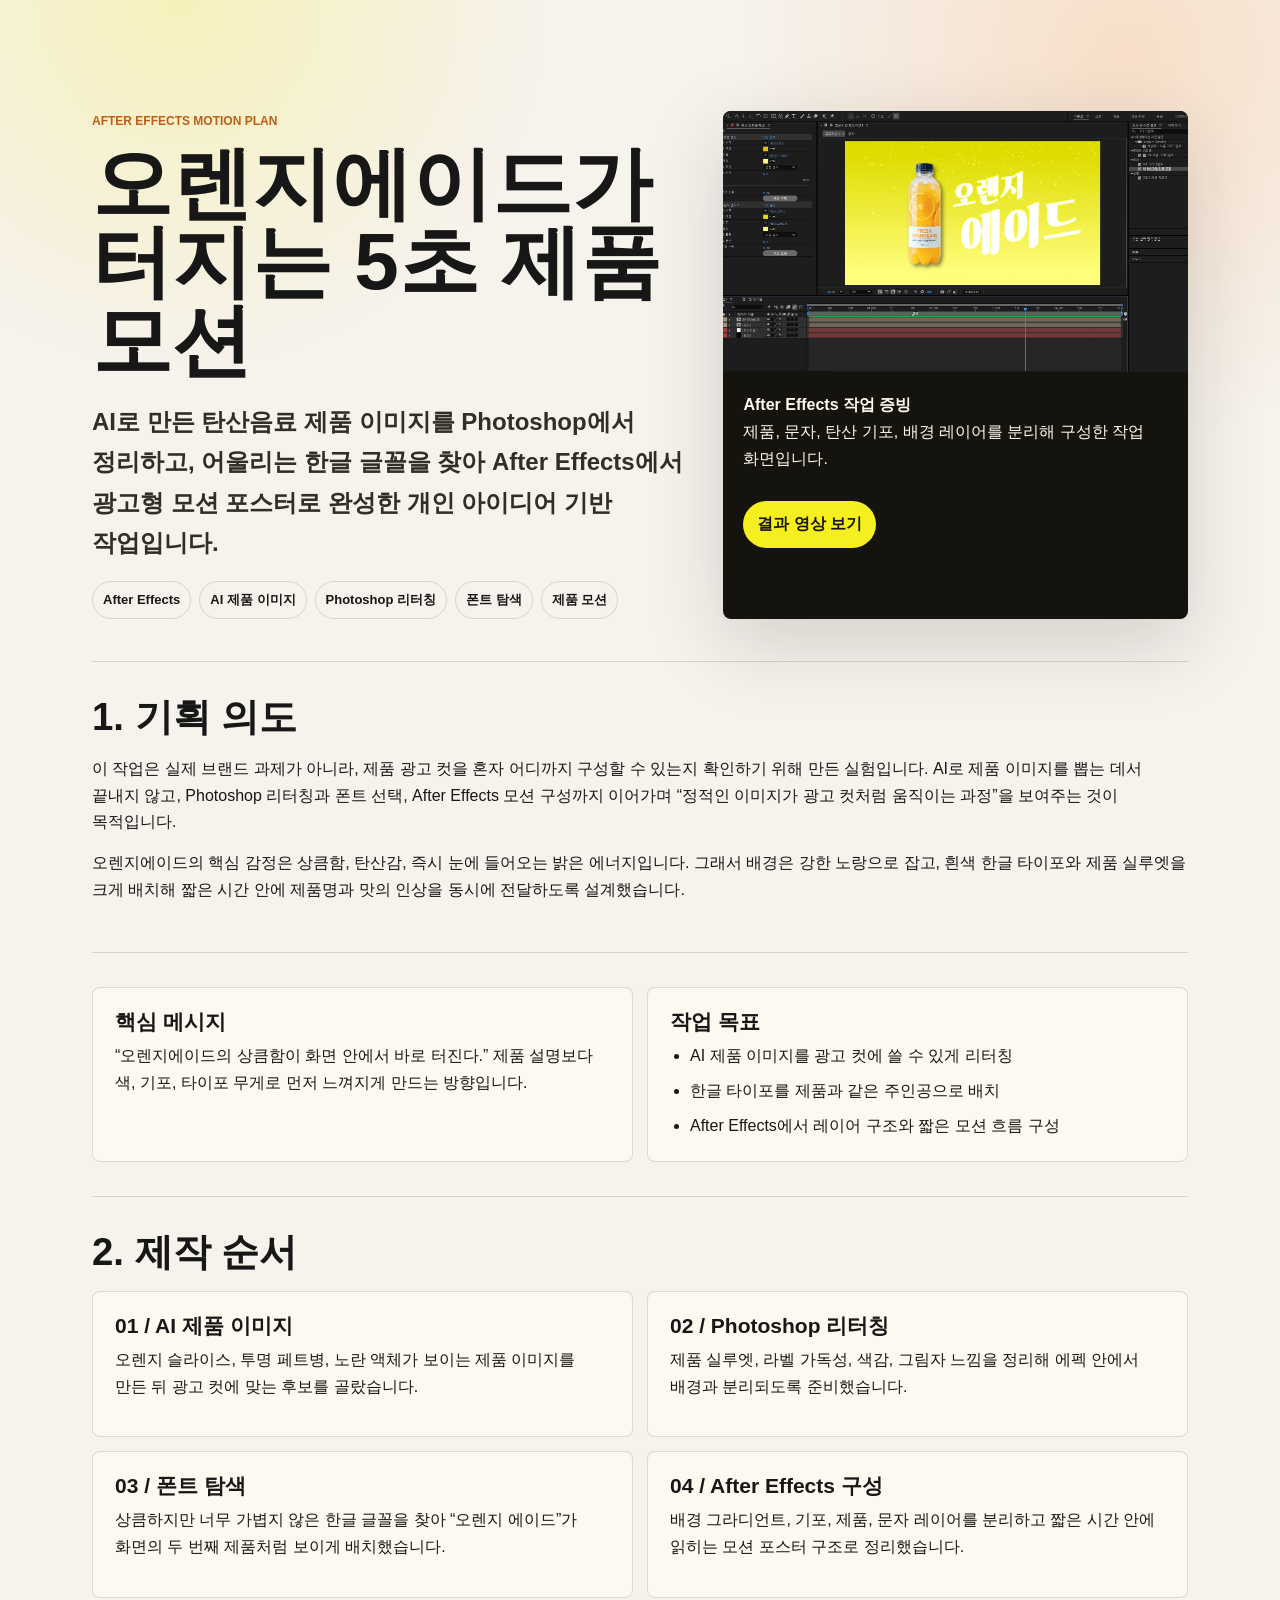
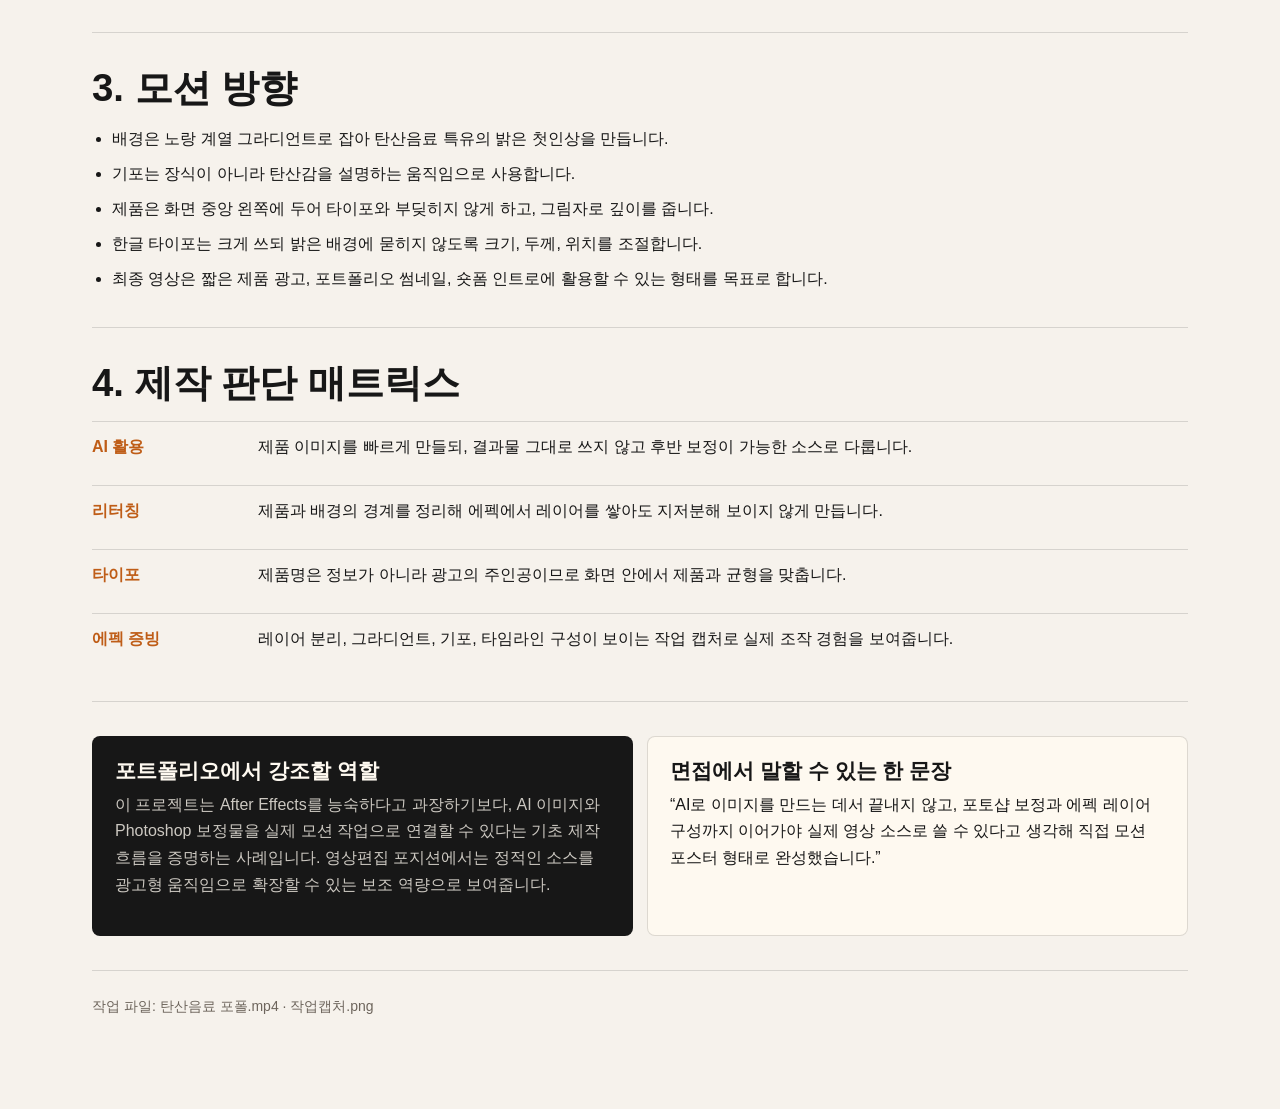
<file: planning-carbonated-drink-ae.html>
<!doctype html>
<html lang="ko">
  <head>
    <meta charset="utf-8" />
    <meta name="viewport" content="width=device-width, initial-scale=1" />
    <title>탄산음료 오렌지에이드 AE 모션 포스터 | 기획안</title>
    <style>
      :root {
        --paper: #f6f2ec;
        --paper-2: #fffaf1;
        --ink: #171717;
        --muted: #6d655c;
        --line: rgba(23, 23, 23, 0.14);
        --orange: #ff8a2a;
        --yellow: #f6ef20;
        --lime: #c8f45d;
        --blue: #2457ff;
      }
      * { box-sizing: border-box; }
      body {
        margin: 0;
        background:
          radial-gradient(circle at 14% 0%, rgba(246, 239, 32, 0.24), transparent 23rem),
          radial-gradient(circle at 88% 2%, rgba(255, 138, 42, 0.18), transparent 24rem),
          var(--paper);
        color: var(--ink);
        font-family: "Pretendard", "Apple SD Gothic Neo", "Segoe UI", sans-serif;
        line-height: 1.68;
        word-break: keep-all;
      }
      main { max-width: 1180px; margin: 0 auto; padding: clamp(34px, 6vw, 82px) clamp(18px, 4vw, 42px); }
      a { color: inherit; }
      .hero {
        align-items: stretch;
        border-bottom: 1px solid var(--line);
        display: grid;
        gap: 24px;
        grid-template-columns: minmax(0, 1.02fr) minmax(300px, 0.78fr);
        padding-bottom: 42px;
      }
      .eyebrow { color: #bf5d17; font-size: 12px; font-weight: 900; letter-spacing: 0; margin: 0 0 14px; }
      h1 { font-size: clamp(40px, 6.4vw, 80px); line-height: 0.98; letter-spacing: 0; margin: 0 0 22px; }
      h2 { font-size: clamp(26px, 3vw, 42px); line-height: 1.08; letter-spacing: 0; margin: 0 0 18px; }
      h3 { font-size: 21px; line-height: 1.18; letter-spacing: 0; margin: 0 0 8px; }
      p { margin: 0 0 14px; }
      .lead { color: #332d27; font-size: clamp(18px, 2vw, 24px); font-weight: 750; margin: 0; }
      .tag-row { display: flex; flex-wrap: wrap; gap: 8px; margin-top: 18px; }
      .tag-row span { border: 1px solid var(--line); border-radius: 999px; font-size: 13px; font-weight: 850; padding: 7px 10px; }
      .proof-card { background: #15130d; border-radius: 8px; color: #fffaf1; overflow: hidden; box-shadow: 0 24px 80px rgba(23, 23, 23, 0.16); }
      .proof-card img { display: block; width: 100%; aspect-ratio: 16 / 9; object-fit: cover; object-position: center; }
      .proof-card div { padding: 20px; }
      .proof-card a { align-items: center; background: var(--yellow); border-radius: 999px; color: var(--ink); display: inline-flex; font-weight: 900; margin-top: 14px; padding: 10px 14px; text-decoration: none; }
      section { border-bottom: 1px solid var(--line); padding: 34px 0; }
      .grid { display: grid; grid-template-columns: repeat(2, minmax(0, 1fr)); gap: 14px; }
      article, .note { background: rgba(255, 250, 241, 0.82); border: 1px solid var(--line); border-radius: 8px; padding: 22px; }
      .feature-note { background: var(--ink); color: var(--paper-2); }
      .feature-note p { color: rgba(255, 250, 241, 0.78); }
      ul, ol { margin: 0; padding-left: 20px; }
      li + li { margin-top: 8px; }
      .matrix { display: grid; gap: 10px; }
      .matrix div { border-top: 1px solid var(--line); display: grid; grid-template-columns: 150px minmax(0, 1fr); gap: 16px; padding-top: 12px; }
      .matrix span { color: #bf5d17; font-weight: 900; }
      .footer-note { color: var(--muted); font-size: 14px; padding-top: 24px; }
      @media (max-width: 820px) { .hero, .grid, .matrix div { grid-template-columns: 1fr; } }
    </style>
  </head>
  <body>
    <main>
      <section class="hero">
        <div>
          <p class="eyebrow">AFTER EFFECTS MOTION PLAN</p>
          <h1>오렌지에이드가 터지는 5초 제품 모션</h1>
          <p class="lead">
            AI로 만든 탄산음료 제품 이미지를 Photoshop에서 정리하고, 어울리는 한글 글꼴을 찾아 After Effects에서 광고형 모션 포스터로 완성한 개인 아이디어 기반 작업입니다.
          </p>
          <div class="tag-row" aria-label="핵심 키워드">
            <span>After Effects</span>
            <span>AI 제품 이미지</span>
            <span>Photoshop 리터칭</span>
            <span>폰트 탐색</span>
            <span>제품 모션</span>
          </div>
        </div>
        <aside class="proof-card">
          <img src="./assets/carbonated-drink-ae-proof.webp" alt="After Effects 탄산음료 오렌지에이드 작업 화면" />
          <div>
            <strong>After Effects 작업 증빙</strong>
            <p>제품, 문자, 탄산 기포, 배경 레이어를 분리해 구성한 작업 화면입니다.</p>
            <a href="./assets/carbonated-drink-ae-portfolio.mp4" target="_blank" rel="noreferrer">결과 영상 보기</a>
          </div>
        </aside>
      </section>

      <section>
        <h2>1. 기획 의도</h2>
        <p>
          이 작업은 실제 브랜드 과제가 아니라, 제품 광고 컷을 혼자 어디까지 구성할 수 있는지 확인하기 위해 만든 실험입니다.
          AI로 제품 이미지를 뽑는 데서 끝내지 않고, Photoshop 리터칭과 폰트 선택, After Effects 모션 구성까지 이어가며 “정적인 이미지가 광고 컷처럼 움직이는 과정”을 보여주는 것이 목적입니다.
        </p>
        <p>
          오렌지에이드의 핵심 감정은 상큼함, 탄산감, 즉시 눈에 들어오는 밝은 에너지입니다.
          그래서 배경은 강한 노랑으로 잡고, 흰색 한글 타이포와 제품 실루엣을 크게 배치해 짧은 시간 안에 제품명과 맛의 인상을 동시에 전달하도록 설계했습니다.
        </p>
      </section>

      <section class="grid">
        <article>
          <h3>핵심 메시지</h3>
          <p>“오렌지에이드의 상큼함이 화면 안에서 바로 터진다.” 제품 설명보다 색, 기포, 타이포 무게로 먼저 느껴지게 만드는 방향입니다.</p>
        </article>
        <article>
          <h3>작업 목표</h3>
          <ul>
            <li>AI 제품 이미지를 광고 컷에 쓸 수 있게 리터칭</li>
            <li>한글 타이포를 제품과 같은 주인공으로 배치</li>
            <li>After Effects에서 레이어 구조와 짧은 모션 흐름 구성</li>
          </ul>
        </article>
      </section>

      <section>
        <h2>2. 제작 순서</h2>
        <div class="grid">
          <article><h3>01 / AI 제품 이미지</h3><p>오렌지 슬라이스, 투명 페트병, 노란 액체가 보이는 제품 이미지를 만든 뒤 광고 컷에 맞는 후보를 골랐습니다.</p></article>
          <article><h3>02 / Photoshop 리터칭</h3><p>제품 실루엣, 라벨 가독성, 색감, 그림자 느낌을 정리해 에펙 안에서 배경과 분리되도록 준비했습니다.</p></article>
          <article><h3>03 / 폰트 탐색</h3><p>상큼하지만 너무 가볍지 않은 한글 글꼴을 찾아 “오렌지 에이드”가 화면의 두 번째 제품처럼 보이게 배치했습니다.</p></article>
          <article><h3>04 / After Effects 구성</h3><p>배경 그라디언트, 기포, 제품, 문자 레이어를 분리하고 짧은 시간 안에 읽히는 모션 포스터 구조로 정리했습니다.</p></article>
        </div>
      </section>

      <section>
        <h2>3. 모션 방향</h2>
        <ul>
          <li>배경은 노랑 계열 그라디언트로 잡아 탄산음료 특유의 밝은 첫인상을 만듭니다.</li>
          <li>기포는 장식이 아니라 탄산감을 설명하는 움직임으로 사용합니다.</li>
          <li>제품은 화면 중앙 왼쪽에 두어 타이포와 부딪히지 않게 하고, 그림자로 깊이를 줍니다.</li>
          <li>한글 타이포는 크게 쓰되 밝은 배경에 묻히지 않도록 크기, 두께, 위치를 조절합니다.</li>
          <li>최종 영상은 짧은 제품 광고, 포트폴리오 썸네일, 숏폼 인트로에 활용할 수 있는 형태를 목표로 합니다.</li>
        </ul>
      </section>

      <section>
        <h2>4. 제작 판단 매트릭스</h2>
        <div class="matrix">
          <div><span>AI 활용</span><p>제품 이미지를 빠르게 만들되, 결과물 그대로 쓰지 않고 후반 보정이 가능한 소스로 다룹니다.</p></div>
          <div><span>리터칭</span><p>제품과 배경의 경계를 정리해 에펙에서 레이어를 쌓아도 지저분해 보이지 않게 만듭니다.</p></div>
          <div><span>타이포</span><p>제품명은 정보가 아니라 광고의 주인공이므로 화면 안에서 제품과 균형을 맞춥니다.</p></div>
          <div><span>에펙 증빙</span><p>레이어 분리, 그라디언트, 기포, 타임라인 구성이 보이는 작업 캡처로 실제 조작 경험을 보여줍니다.</p></div>
        </div>
      </section>

      <section class="grid">
        <article class="feature-note">
          <h3>포트폴리오에서 강조할 역할</h3>
          <p>
            이 프로젝트는 After Effects를 능숙하다고 과장하기보다, AI 이미지와 Photoshop 보정물을 실제 모션 작업으로 연결할 수 있다는 기초 제작 흐름을 증명하는 사례입니다.
            영상편집 포지션에서는 정적인 소스를 광고형 움직임으로 확장할 수 있는 보조 역량으로 보여줍니다.
          </p>
        </article>
        <article>
          <h3>면접에서 말할 수 있는 한 문장</h3>
          <p>
            “AI로 이미지를 만드는 데서 끝내지 않고, 포토샵 보정과 에펙 레이어 구성까지 이어가야 실제 영상 소스로 쓸 수 있다고 생각해 직접 모션 포스터 형태로 완성했습니다.”
          </p>
        </article>
      </section>

      <p class="footer-note">작업 파일: 탄산음료 포폴.mp4 · 작업캡처.png</p>
    </main>
  </body>
</html>
</file>
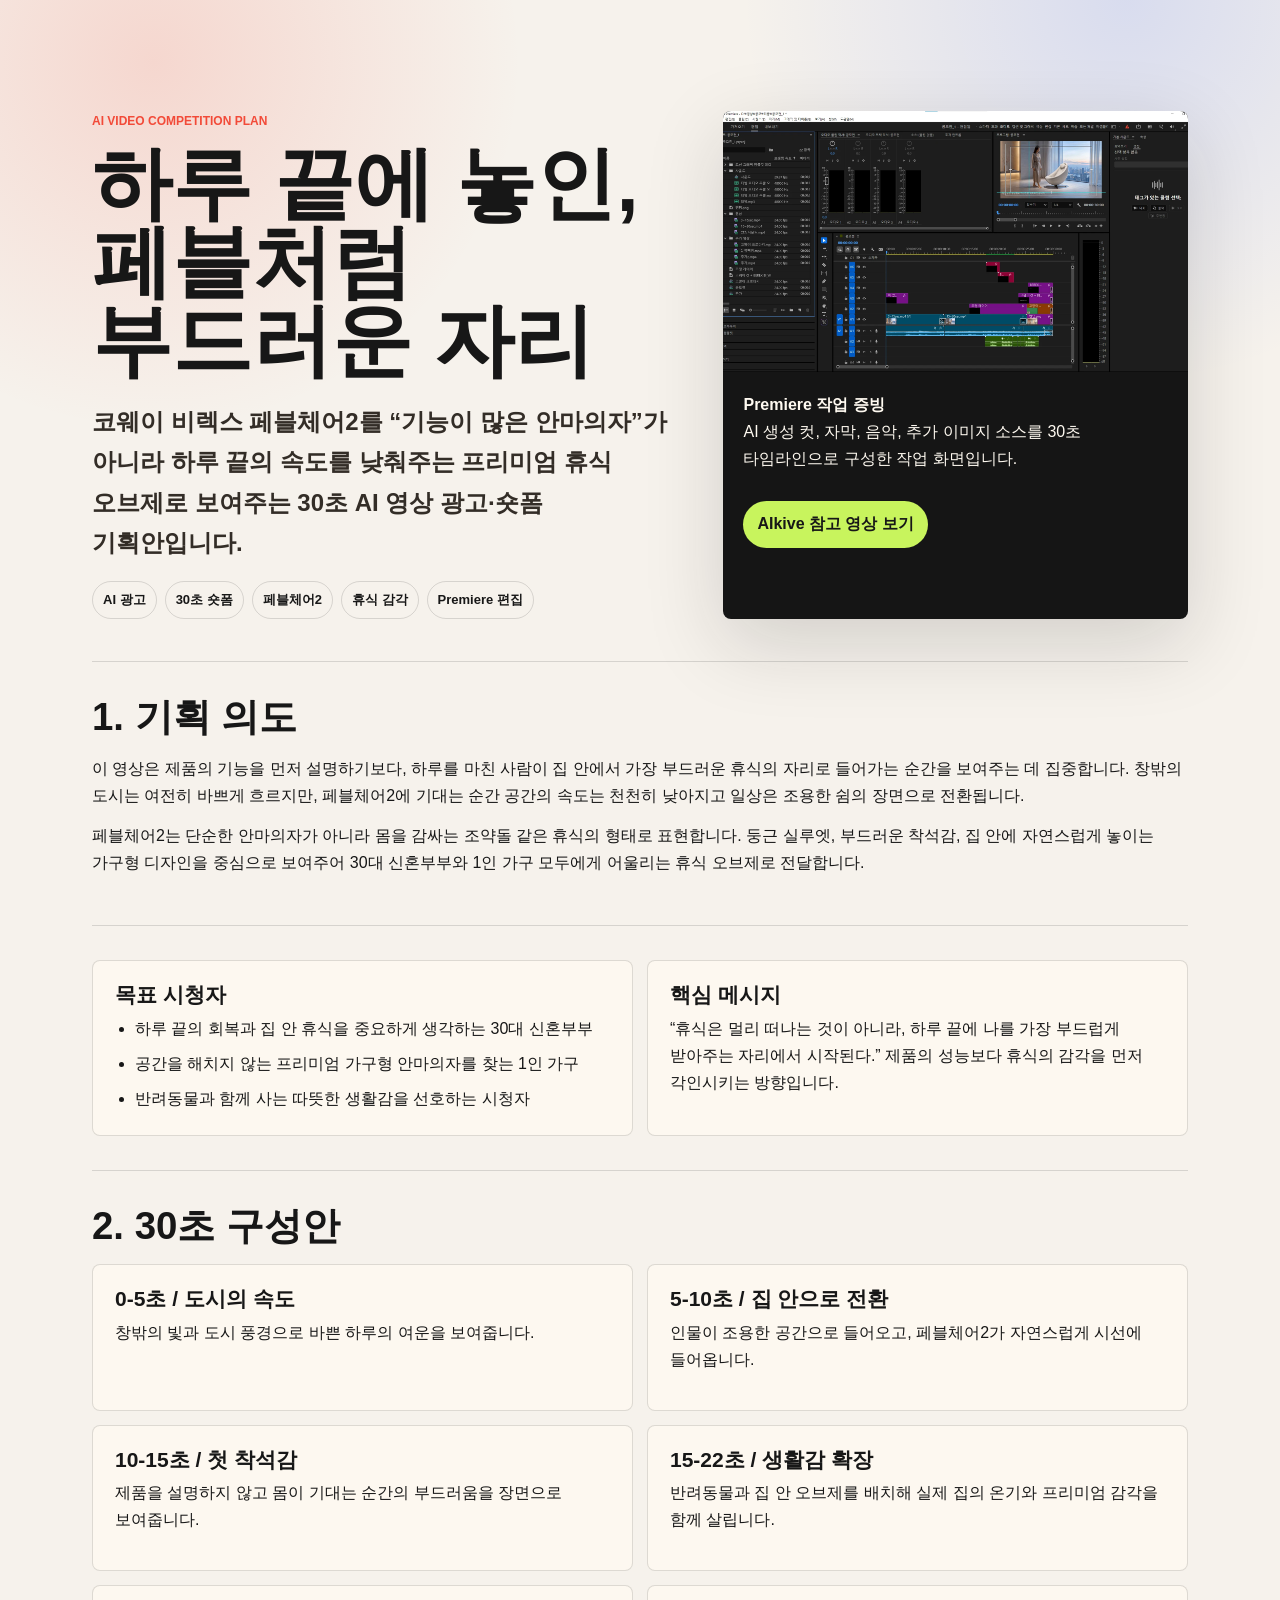
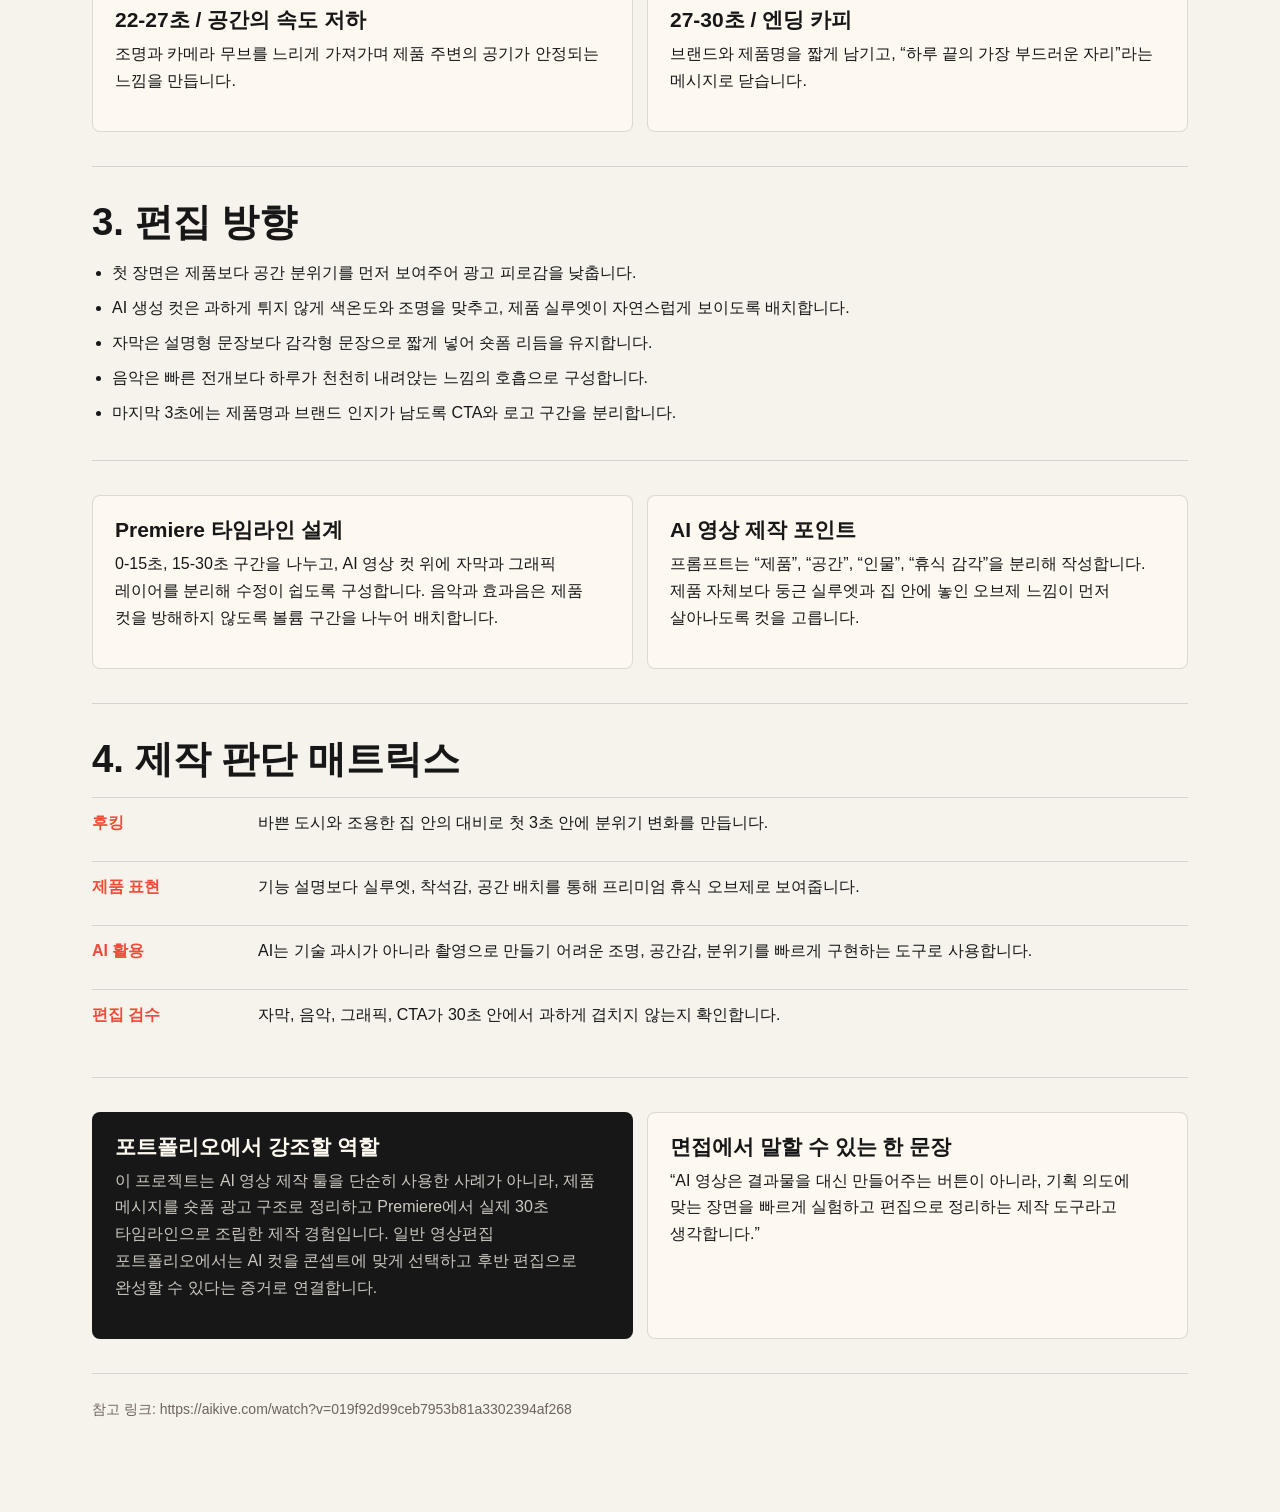
<file: planning-coway-berex-ai-video.html>
<!doctype html>
<html lang="ko">
  <head>
    <meta charset="utf-8" />
    <meta name="viewport" content="width=device-width, initial-scale=1" />
    <title>코웨이 비렉스 AI 영상 광고·숏폼 공모전 | 기획안</title>
    <style>
      :root {
        --paper: #f6f2ec;
        --paper-2: #fffaf1;
        --ink: #171717;
        --muted: #6d655c;
        --line: rgba(23, 23, 23, 0.14);
        --red: #f24a38;
        --blue: #2457ff;
        --lime: #c8f45d;
      }
      * { box-sizing: border-box; }
      body {
        margin: 0;
        background:
          radial-gradient(circle at 12% 2%, rgba(242, 74, 56, 0.16), transparent 23rem),
          radial-gradient(circle at 88% 0%, rgba(36, 87, 255, 0.14), transparent 24rem),
          var(--paper);
        color: var(--ink);
        font-family: "Pretendard", "Apple SD Gothic Neo", "Segoe UI", sans-serif;
        line-height: 1.68;
        word-break: keep-all;
      }
      main { max-width: 1180px; margin: 0 auto; padding: clamp(34px, 6vw, 82px) clamp(18px, 4vw, 42px); }
      a { color: inherit; }
      .hero {
        display: grid;
        grid-template-columns: minmax(0, 1.02fr) minmax(300px, 0.78fr);
        gap: 24px;
        align-items: stretch;
        border-bottom: 1px solid var(--line);
        padding-bottom: 42px;
      }
      .eyebrow { color: var(--red); font-size: 12px; font-weight: 900; letter-spacing: 0; margin: 0 0 14px; }
      h1 { font-size: clamp(40px, 6.4vw, 80px); line-height: 0.98; letter-spacing: 0; margin: 0 0 22px; }
      h2 { font-size: clamp(26px, 3vw, 42px); line-height: 1.08; letter-spacing: 0; margin: 0 0 18px; }
      h3 { font-size: 21px; line-height: 1.18; letter-spacing: 0; margin: 0 0 8px; }
      p { margin: 0 0 14px; }
      .lead { color: #332d27; font-size: clamp(18px, 2vw, 24px); font-weight: 750; margin: 0; }
      .tag-row { display: flex; flex-wrap: wrap; gap: 8px; margin-top: 18px; }
      .tag-row span { border: 1px solid var(--line); border-radius: 999px; font-size: 13px; font-weight: 850; padding: 7px 10px; }
      .proof-card { background: #151515; border-radius: 8px; color: #fffaf1; overflow: hidden; box-shadow: 0 24px 80px rgba(23, 23, 23, 0.16); }
      .proof-card img { display: block; width: 100%; aspect-ratio: 16 / 9; object-fit: cover; object-position: center; }
      .proof-card div { padding: 20px; }
      .proof-card a { align-items: center; background: var(--lime); border-radius: 999px; color: var(--ink); display: inline-flex; font-weight: 900; margin-top: 14px; padding: 10px 14px; text-decoration: none; }
      section { border-bottom: 1px solid var(--line); padding: 34px 0; }
      .grid { display: grid; grid-template-columns: repeat(2, minmax(0, 1fr)); gap: 14px; }
      article, .note { background: rgba(255, 250, 241, 0.78); border: 1px solid var(--line); border-radius: 8px; padding: 22px; }
      .feature-note { background: var(--ink); color: var(--paper-2); }
      .feature-note p { color: rgba(255, 250, 241, 0.78); }
      ul, ol { margin: 0; padding-left: 20px; }
      li + li { margin-top: 8px; }
      .matrix { display: grid; gap: 10px; }
      .matrix div { border-top: 1px solid var(--line); display: grid; grid-template-columns: 150px minmax(0, 1fr); gap: 16px; padding-top: 12px; }
      .matrix span { color: var(--red); font-weight: 900; }
      .footer-note { color: var(--muted); font-size: 14px; padding-top: 24px; }
      @media (max-width: 820px) { .hero, .grid, .matrix div { grid-template-columns: 1fr; } }
    </style>
  </head>
  <body>
    <main>
      <section class="hero">
        <div>
          <p class="eyebrow">AI VIDEO COMPETITION PLAN</p>
          <h1>하루 끝에 놓인, 페블처럼 부드러운 자리</h1>
          <p class="lead">
            코웨이 비렉스 페블체어2를 “기능이 많은 안마의자”가 아니라 하루 끝의 속도를 낮춰주는 프리미엄 휴식 오브제로 보여주는 30초 AI 영상 광고·숏폼 기획안입니다.
          </p>
          <div class="tag-row" aria-label="핵심 키워드">
            <span>AI 광고</span>
            <span>30초 숏폼</span>
            <span>페블체어2</span>
            <span>휴식 감각</span>
            <span>Premiere 편집</span>
          </div>
        </div>
        <aside class="proof-card">
          <img src="./assets/coway-premiere-proof.webp" alt="Adobe Premiere Pro 코웨이 비렉스 AI 공모전 편집 타임라인" />
          <div>
            <strong>Premiere 작업 증빙</strong>
            <p>AI 생성 컷, 자막, 음악, 추가 이미지 소스를 30초 타임라인으로 구성한 작업 화면입니다.</p>
            <a href="https://aikive.com/watch?v=019f92d99ceb7953b81a3302394af268" target="_blank" rel="noreferrer">AIkive 참고 영상 보기</a>
          </div>
        </aside>
      </section>

      <section>
        <h2>1. 기획 의도</h2>
        <p>
          이 영상은 제품의 기능을 먼저 설명하기보다, 하루를 마친 사람이 집 안에서 가장 부드러운 휴식의 자리로 들어가는 순간을 보여주는 데 집중합니다.
          창밖의 도시는 여전히 바쁘게 흐르지만, 페블체어2에 기대는 순간 공간의 속도는 천천히 낮아지고 일상은 조용한 쉼의 장면으로 전환됩니다.
        </p>
        <p>
          페블체어2는 단순한 안마의자가 아니라 몸을 감싸는 조약돌 같은 휴식의 형태로 표현합니다.
          둥근 실루엣, 부드러운 착석감, 집 안에 자연스럽게 놓이는 가구형 디자인을 중심으로 보여주어 30대 신혼부부와 1인 가구 모두에게 어울리는 휴식 오브제로 전달합니다.
        </p>
      </section>

      <section class="grid">
        <article>
          <h3>목표 시청자</h3>
          <ul>
            <li>하루 끝의 회복과 집 안 휴식을 중요하게 생각하는 30대 신혼부부</li>
            <li>공간을 해치지 않는 프리미엄 가구형 안마의자를 찾는 1인 가구</li>
            <li>반려동물과 함께 사는 따뜻한 생활감을 선호하는 시청자</li>
          </ul>
        </article>
        <article>
          <h3>핵심 메시지</h3>
          <p>
            “휴식은 멀리 떠나는 것이 아니라, 하루 끝에 나를 가장 부드럽게 받아주는 자리에서 시작된다.”
            제품의 성능보다 휴식의 감각을 먼저 각인시키는 방향입니다.
          </p>
        </article>
      </section>

      <section>
        <h2>2. 30초 구성안</h2>
        <div class="grid">
          <article><h3>0-5초 / 도시의 속도</h3><p>창밖의 빛과 도시 풍경으로 바쁜 하루의 여운을 보여줍니다.</p></article>
          <article><h3>5-10초 / 집 안으로 전환</h3><p>인물이 조용한 공간으로 들어오고, 페블체어2가 자연스럽게 시선에 들어옵니다.</p></article>
          <article><h3>10-15초 / 첫 착석감</h3><p>제품을 설명하지 않고 몸이 기대는 순간의 부드러움을 장면으로 보여줍니다.</p></article>
          <article><h3>15-22초 / 생활감 확장</h3><p>반려동물과 집 안 오브제를 배치해 실제 집의 온기와 프리미엄 감각을 함께 살립니다.</p></article>
          <article><h3>22-27초 / 공간의 속도 저하</h3><p>조명과 카메라 무브를 느리게 가져가며 제품 주변의 공기가 안정되는 느낌을 만듭니다.</p></article>
          <article><h3>27-30초 / 엔딩 카피</h3><p>브랜드와 제품명을 짧게 남기고, “하루 끝의 가장 부드러운 자리”라는 메시지로 닫습니다.</p></article>
        </div>
      </section>

      <section>
        <h2>3. 편집 방향</h2>
        <ul>
          <li>첫 장면은 제품보다 공간 분위기를 먼저 보여주어 광고 피로감을 낮춥니다.</li>
          <li>AI 생성 컷은 과하게 튀지 않게 색온도와 조명을 맞추고, 제품 실루엣이 자연스럽게 보이도록 배치합니다.</li>
          <li>자막은 설명형 문장보다 감각형 문장으로 짧게 넣어 숏폼 리듬을 유지합니다.</li>
          <li>음악은 빠른 전개보다 하루가 천천히 내려앉는 느낌의 호흡으로 구성합니다.</li>
          <li>마지막 3초에는 제품명과 브랜드 인지가 남도록 CTA와 로고 구간을 분리합니다.</li>
        </ul>
      </section>

      <section class="grid">
        <article>
          <h3>Premiere 타임라인 설계</h3>
          <p>
            0-15초, 15-30초 구간을 나누고, AI 영상 컷 위에 자막과 그래픽 레이어를 분리해 수정이 쉽도록 구성합니다.
            음악과 효과음은 제품 컷을 방해하지 않도록 볼륨 구간을 나누어 배치합니다.
          </p>
        </article>
        <article>
          <h3>AI 영상 제작 포인트</h3>
          <p>
            프롬프트는 “제품”, “공간”, “인물”, “휴식 감각”을 분리해 작성합니다.
            제품 자체보다 둥근 실루엣과 집 안에 놓인 오브제 느낌이 먼저 살아나도록 컷을 고릅니다.
          </p>
        </article>
      </section>

      <section>
        <h2>4. 제작 판단 매트릭스</h2>
        <div class="matrix">
          <div><span>후킹</span><p>바쁜 도시와 조용한 집 안의 대비로 첫 3초 안에 분위기 변화를 만듭니다.</p></div>
          <div><span>제품 표현</span><p>기능 설명보다 실루엣, 착석감, 공간 배치를 통해 프리미엄 휴식 오브제로 보여줍니다.</p></div>
          <div><span>AI 활용</span><p>AI는 기술 과시가 아니라 촬영으로 만들기 어려운 조명, 공간감, 분위기를 빠르게 구현하는 도구로 사용합니다.</p></div>
          <div><span>편집 검수</span><p>자막, 음악, 그래픽, CTA가 30초 안에서 과하게 겹치지 않는지 확인합니다.</p></div>
        </div>
      </section>

      <section class="grid">
        <article class="feature-note">
          <h3>포트폴리오에서 강조할 역할</h3>
          <p>
            이 프로젝트는 AI 영상 제작 툴을 단순히 사용한 사례가 아니라, 제품 메시지를 숏폼 광고 구조로 정리하고 Premiere에서 실제 30초 타임라인으로 조립한 제작 경험입니다.
            일반 영상편집 포트폴리오에서는 AI 컷을 콘셉트에 맞게 선택하고 후반 편집으로 완성할 수 있다는 증거로 연결합니다.
          </p>
        </article>
        <article>
          <h3>면접에서 말할 수 있는 한 문장</h3>
          <p>
            “AI 영상은 결과물을 대신 만들어주는 버튼이 아니라, 기획 의도에 맞는 장면을 빠르게 실험하고 편집으로 정리하는 제작 도구라고 생각합니다.”
          </p>
        </article>
      </section>

      <p class="footer-note">참고 링크: https://aikive.com/watch?v=019f92d99ceb7953b81a3302394af268</p>
    </main>
  </body>
</html>
</file>
